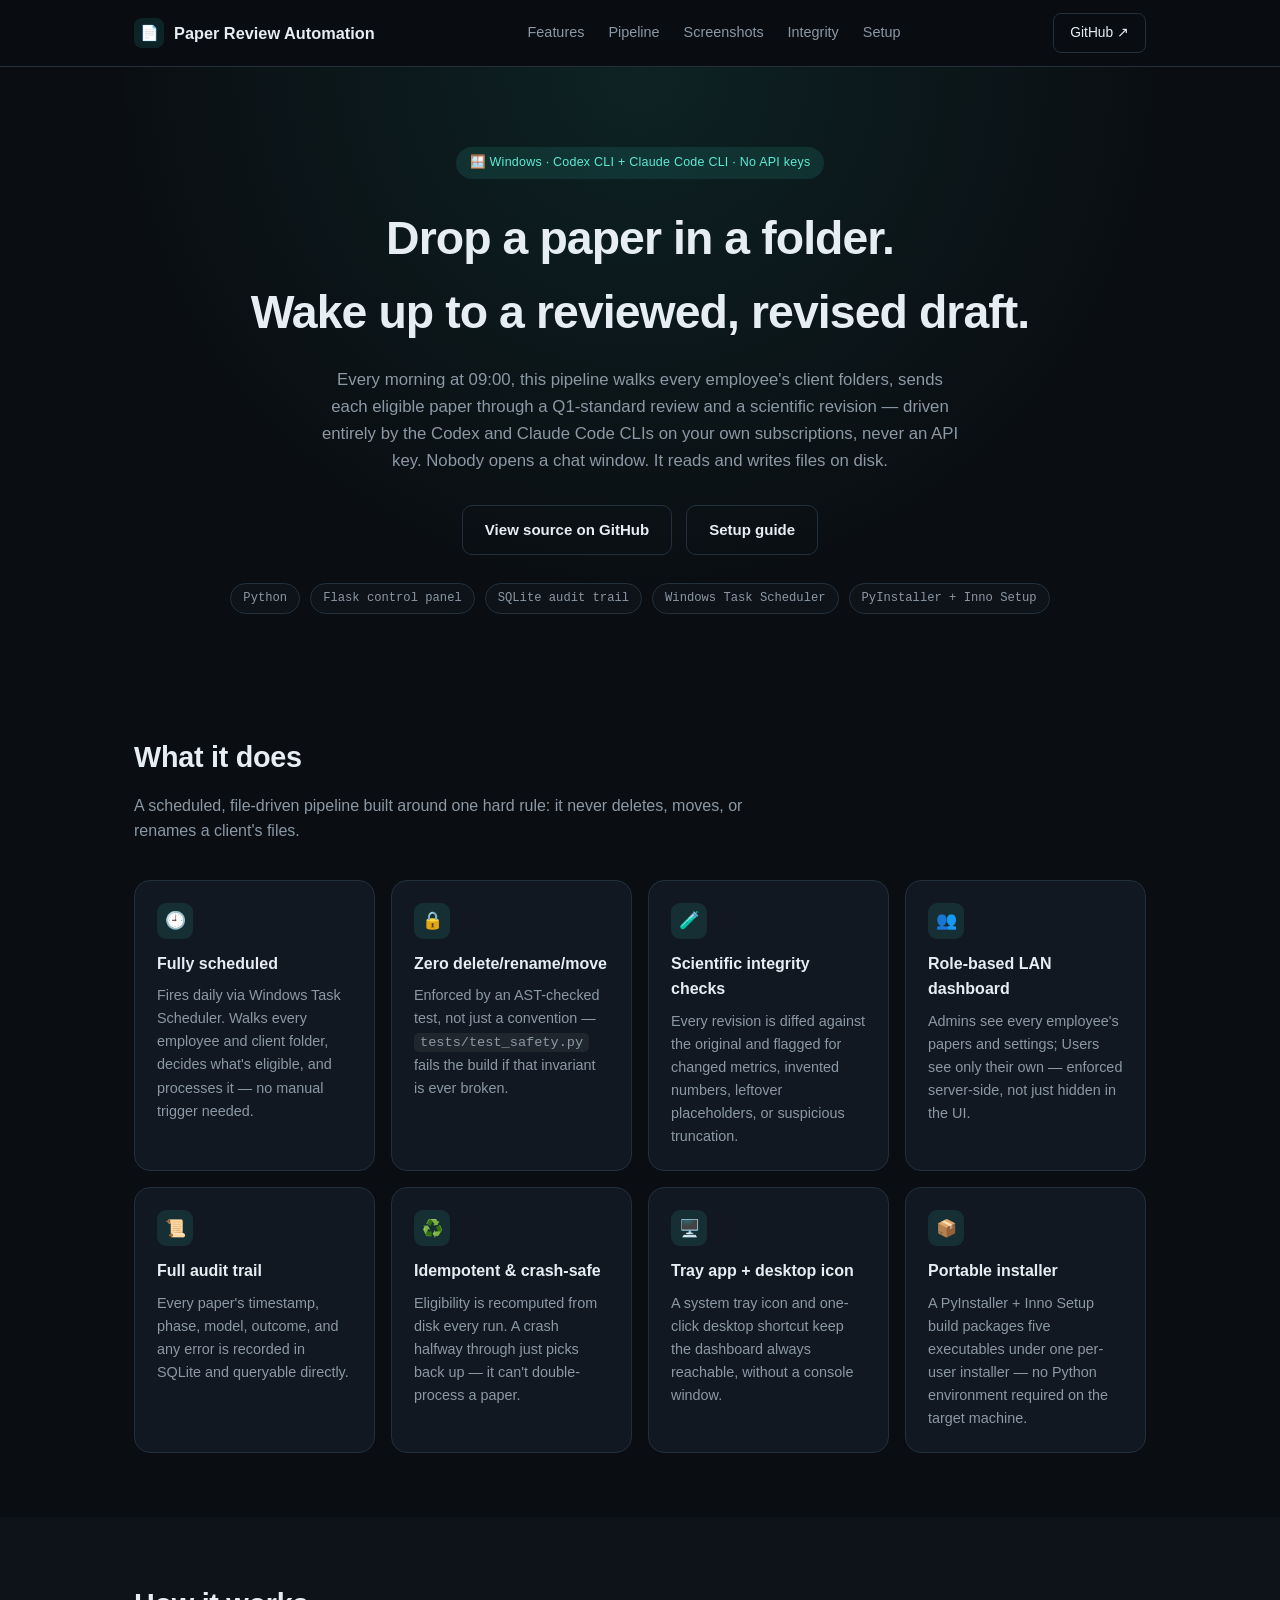
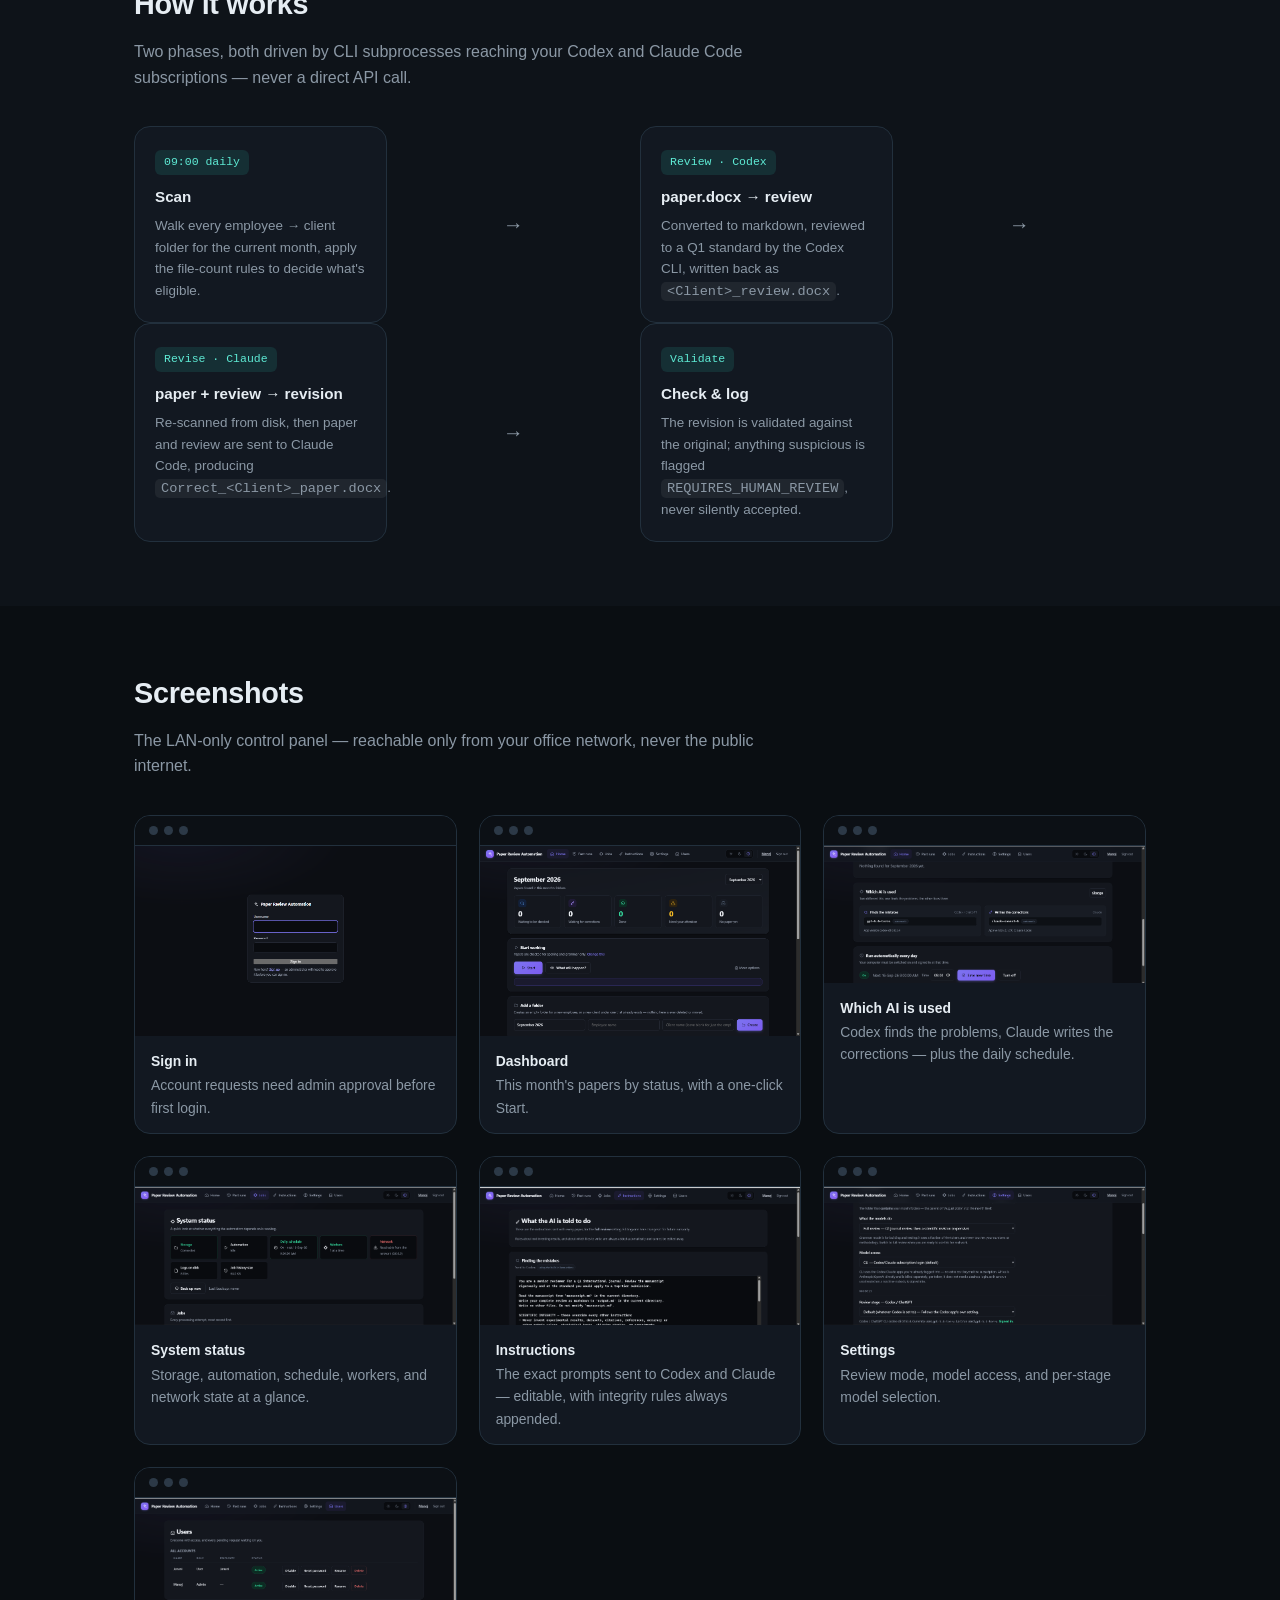
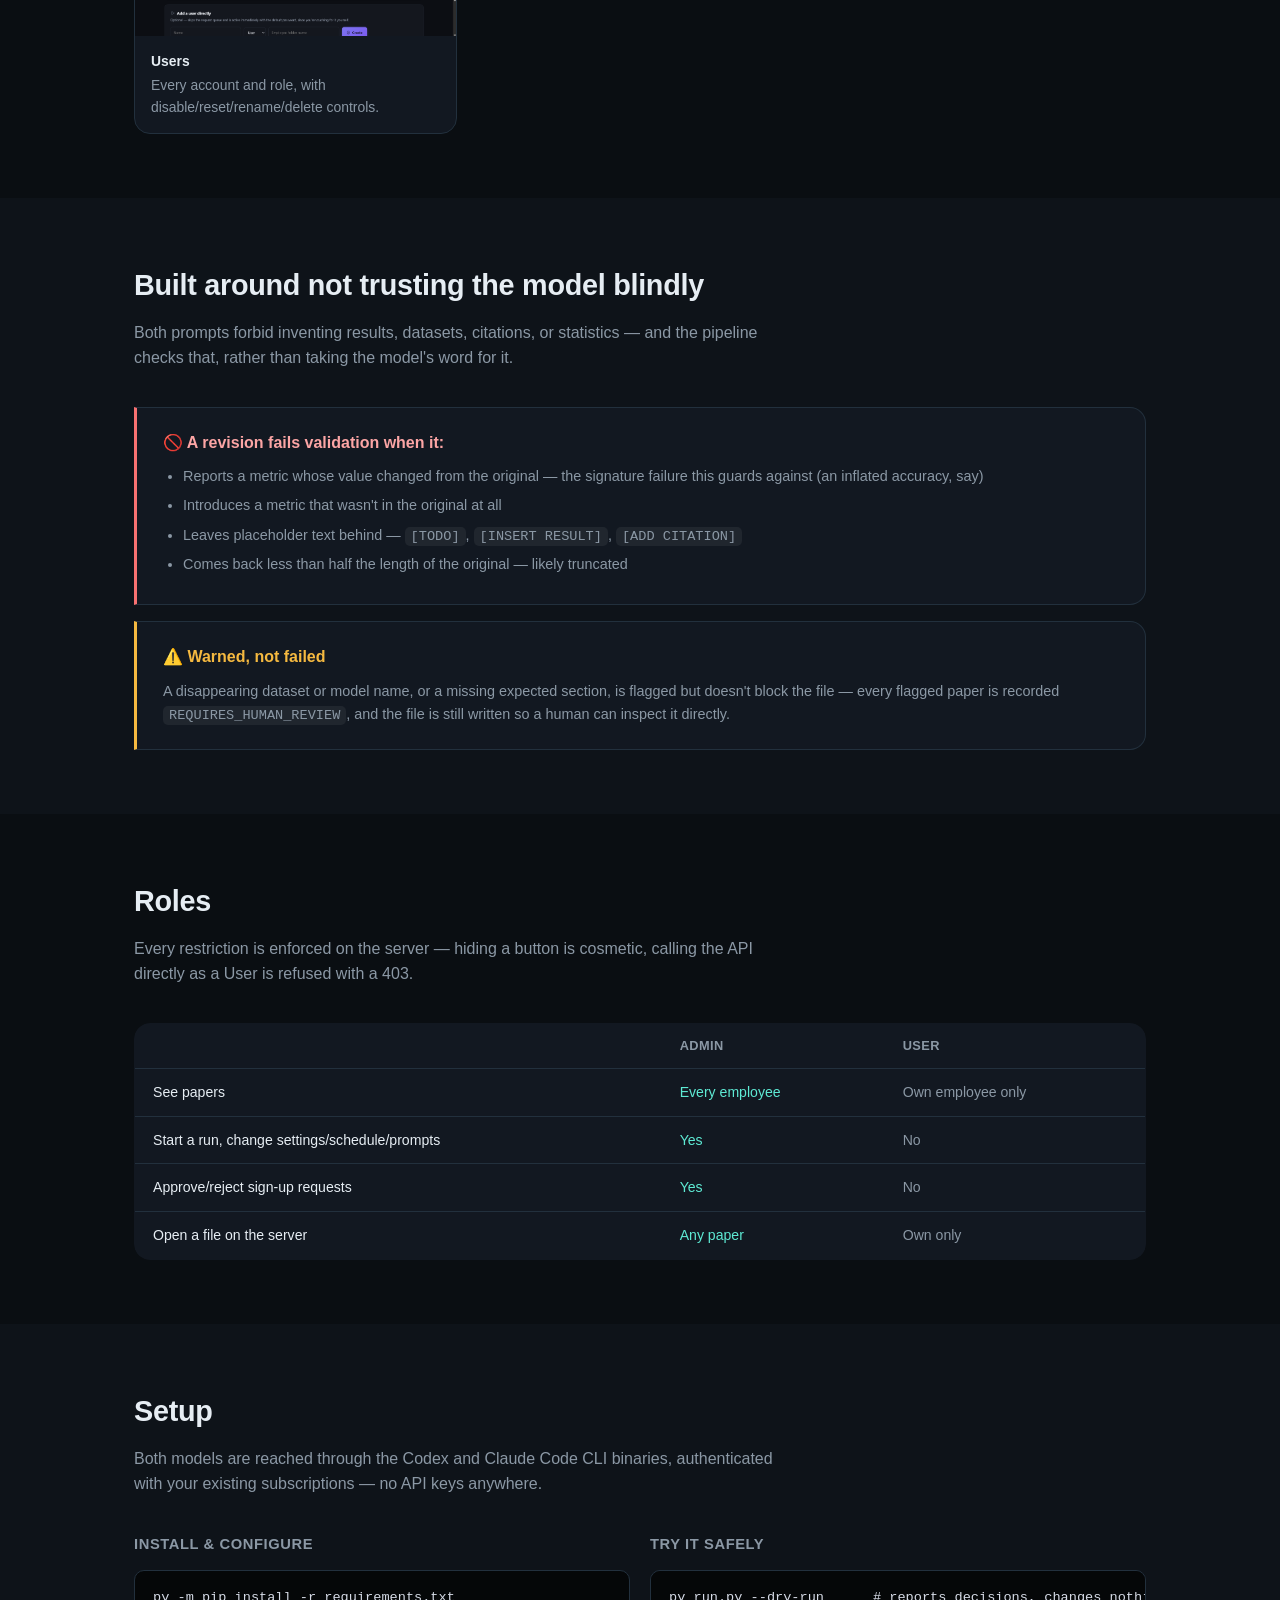
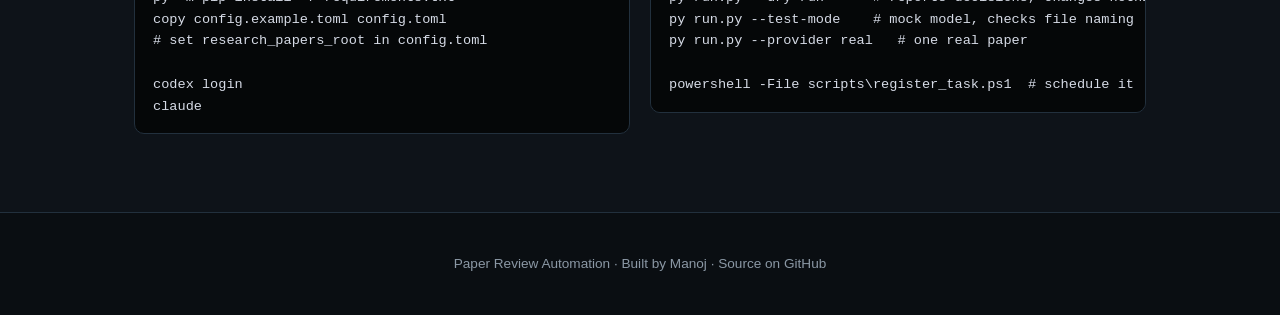
<file: docs/index.html>
<!DOCTYPE html>
<html lang="en">
<head>
<meta charset="UTF-8">
<meta name="viewport" content="width=device-width, initial-scale=1.0">
<title>Paper Review Automation</title>
<style>
  :root {
    --bg: #0a0e12;
    --bg-alt: #0e1319;
    --card: #121821;
    --border: #22303d;
    --text: #e6edf3;
    --text-dim: #8b98a5;
    --teal: #2dd4bf;
    --teal-soft: rgba(45, 212, 191, 0.12);
    --amber: #f5b940;
    --red: #f87171;
    --radius: 16px;
    --mono: "SFMono-Regular", Consolas, "Liberation Mono", Menlo, monospace;
    --sans: -apple-system, BlinkMacSystemFont, "Segoe UI", Roboto, Helvetica, Arial, sans-serif;
  }

  * { box-sizing: border-box; }

  html, body {
    margin: 0;
    padding: 0;
    background: var(--bg);
    color: var(--text);
    font-family: var(--sans);
    line-height: 1.6;
    scroll-behavior: smooth;
  }

  a { color: var(--teal); text-decoration: none; }
  a:hover { text-decoration: underline; }

  .wrap { max-width: 1060px; margin: 0 auto; padding: 0 24px; }

  /* Nav */
  nav {
    position: sticky;
    top: 0;
    z-index: 10;
    background: rgba(10, 14, 18, 0.85);
    backdrop-filter: blur(8px);
    border-bottom: 1px solid var(--border);
  }
  nav .wrap { display: flex; align-items: center; justify-content: space-between; height: 66px; }
  .brand { display: flex; align-items: center; gap: 10px; font-weight: 700; font-size: 1.02rem; }
  .brand-icon {
    width: 30px; height: 30px;
    display: grid; place-items: center;
    background: var(--teal-soft);
    border-radius: 8px;
    font-size: 15px;
  }
  .nav-links { display: flex; gap: 24px; font-size: 0.9rem; }
  .nav-links a { color: var(--text-dim); }
  .nav-links a:hover { color: var(--text); text-decoration: none; }
  .nav-cta {
    padding: 8px 16px;
    border: 1px solid var(--border);
    border-radius: 8px;
    color: var(--text) !important;
    font-size: 0.86rem;
  }
  .nav-cta:hover { border-color: var(--teal); text-decoration: none; }

  /* Hero */
  header.hero {
    padding: 80px 0 56px;
    text-align: center;
    background: radial-gradient(circle at 50% 0%, rgba(45,212,191,0.10), transparent 60%);
  }
  .eyebrow {
    display: inline-flex;
    align-items: center;
    gap: 8px;
    font-size: 0.78rem;
    color: #5eead4;
    background: var(--teal-soft);
    padding: 6px 14px;
    border-radius: 999px;
    margin-bottom: 22px;
    letter-spacing: 0.02em;
  }
  h1 { font-size: clamp(2rem, 4.2vw, 2.9rem); margin: 0 0 18px; letter-spacing: -0.02em; }
  .hero p.lede { max-width: 640px; margin: 0 auto 30px; color: var(--text-dim); font-size: 1.05rem; }
  .hero-actions { display: flex; gap: 14px; justify-content: center; flex-wrap: wrap; }
  .btn {
    display: inline-flex;
    align-items: center;
    gap: 8px;
    padding: 12px 22px;
    border-radius: 10px;
    font-weight: 600;
    font-size: 0.94rem;
    border: 1px solid var(--border);
    color: var(--text);
  }
  .btn:hover { text-decoration: none; border-color: var(--teal); }

  .stack-row { display: flex; gap: 10px; justify-content: center; flex-wrap: wrap; margin-top: 28px; }
  .pill {
    font-family: var(--mono);
    font-size: 0.76rem;
    color: var(--text-dim);
    background: var(--bg-alt);
    border: 1px solid var(--border);
    padding: 5px 12px;
    border-radius: 999px;
  }

  /* Sections */
  section { padding: 64px 0; }
  section.alt { background: var(--bg-alt); }
  h2 { font-size: clamp(1.45rem, 2.8vw, 1.8rem); margin: 0 0 12px; letter-spacing: -0.01em; }
  .section-intro { color: var(--text-dim); max-width: 640px; margin: 0 0 36px; }

  /* Feature grid */
  .grid { display: grid; grid-template-columns: repeat(auto-fit, minmax(230px, 1fr)); gap: 16px; }
  .card { background: var(--card); border: 1px solid var(--border); border-radius: var(--radius); padding: 22px; }
  .card .icon {
    width: 36px; height: 36px;
    display: grid; place-items: center;
    background: var(--teal-soft);
    border-radius: 9px;
    margin-bottom: 12px;
    font-size: 17px;
  }
  .card h3 { margin: 0 0 8px; font-size: 1rem; }
  .card p { margin: 0; color: var(--text-dim); font-size: 0.9rem; }

  /* Pipeline flow */
  .pipeline {
    display: grid;
    grid-template-columns: repeat(4, 1fr);
    gap: 0;
    align-items: stretch;
  }
  .pipeline .stage { min-width: 0; }
  @media (max-width: 820px) {
    .pipeline { grid-template-columns: 1fr; }
    .pipeline .arrow { transform: rotate(90deg); margin: 4px 0; }
  }
  .pipeline .stage {
    background: var(--card);
    border: 1px solid var(--border);
    border-radius: var(--radius);
    padding: 20px;
  }
  .pipeline .stage .tag {
    display: inline-block;
    font-family: var(--mono);
    font-size: 0.72rem;
    color: #5eead4;
    background: var(--teal-soft);
    padding: 3px 9px;
    border-radius: 6px;
    margin-bottom: 10px;
  }
  .pipeline .stage h4 { margin: 0 0 6px; font-size: 0.95rem; }
  .pipeline .stage p { margin: 0; color: var(--text-dim); font-size: 0.84rem; }
  .pipeline .arrow {
    display: flex; align-items: center; justify-content: center;
    color: var(--text-dim);
    font-size: 1.3rem;
    padding: 0 6px;
  }

  /* Screenshots */
  .shots { display: grid; grid-template-columns: repeat(auto-fit, minmax(320px, 1fr)); gap: 22px; }
  .shot { background: var(--card); border: 1px solid var(--border); border-radius: var(--radius); overflow: hidden; }
  .shot .browser-bar {
    display: flex; align-items: center; gap: 6px;
    padding: 10px 14px;
    background: #0c1015;
    border-bottom: 1px solid var(--border);
  }
  .shot .browser-bar span { width: 9px; height: 9px; border-radius: 50%; background: #2c3947; }
  .shot img { display: block; width: 100%; height: auto; }
  .shot .caption { padding: 14px 16px; font-size: 0.87rem; color: var(--text-dim); }
  .shot .caption strong { color: var(--text); display: block; margin-bottom: 2px; }

  /* Integrity callout */
  .callout {
    border: 1px solid var(--border);
    border-left: 3px solid var(--amber);
    background: var(--card);
    border-radius: 0 var(--radius) var(--radius) 0;
    padding: 22px 26px;
  }
  .callout.danger { border-left-color: var(--red); }
  .callout h3 { margin: 0 0 10px; font-size: 1rem; color: var(--amber); display: flex; align-items: center; gap: 8px; }
  .callout.danger h3 { color: #fca5a5; }
  .callout ul { margin: 0; padding-left: 20px; color: var(--text-dim); font-size: 0.9rem; }
  .callout li { margin-bottom: 6px; }
  .callout p { margin: 0; color: var(--text-dim); font-size: 0.9rem; }

  /* Roles table */
  .table-scroll { overflow-x: auto; border-radius: var(--radius); }
  table { width: 100%; min-width: 480px; border-collapse: collapse; background: var(--card); border: 1px solid var(--border); border-radius: var(--radius); overflow: hidden; }
  th, td { text-align: left; padding: 12px 18px; font-size: 0.88rem; border-bottom: 1px solid var(--border); }
  th { color: var(--text-dim); font-weight: 600; font-size: 0.8rem; text-transform: uppercase; letter-spacing: 0.03em; }
  tr:last-child td { border-bottom: none; }
  td.yes { color: #5eead4; }
  td.no { color: var(--text-dim); }

  code, pre { font-family: var(--mono); font-size: 0.85rem; }
  code { background: rgba(255,255,255,0.06); padding: 2px 6px; border-radius: 5px; }
  pre {
    background: #050708;
    border: 1px solid var(--border);
    border-radius: 10px;
    padding: 16px 18px;
    overflow-x: auto;
    color: #d6dbe6;
  }
  pre code { background: none; padding: 0; }

  .run-grid { display: grid; grid-template-columns: 1fr 1fr; gap: 20px; }
  .run-grid > * { min-width: 0; }
  @media (max-width: 720px) {
    .run-grid { grid-template-columns: 1fr; }
    .nav-links { display: none; }
  }
  .run-card h3 {
    margin: 0 0 12px;
    font-size: 0.92rem;
    color: var(--text-dim);
    text-transform: uppercase;
    letter-spacing: 0.04em;
    font-weight: 600;
  }

  footer {
    padding: 40px 0;
    text-align: center;
    color: var(--text-dim);
    font-size: 0.85rem;
    border-top: 1px solid var(--border);
  }
  footer a { color: var(--text-dim); }
  footer a:hover { color: var(--teal); }
</style>
</head>
<body>

<nav>
  <div class="wrap">
    <div class="brand">
      <span class="brand-icon">📄</span>
      Paper Review Automation
    </div>
    <div class="nav-links">
      <a href="#features">Features</a>
      <a href="#pipeline">Pipeline</a>
      <a href="#screenshots">Screenshots</a>
      <a href="#integrity">Integrity</a>
      <a href="#run-it">Setup</a>
    </div>
    <a class="nav-cta" href="https://github.com/Manojid/Research-paper-review-revise-automation" target="_blank" rel="noopener">GitHub ↗</a>
  </div>
</nav>

<header class="hero">
  <div class="wrap">
    <span class="eyebrow">🪟 Windows · Codex CLI + Claude Code CLI · No API keys</span>
    <h1>Drop a paper in a folder.<br>Wake up to a reviewed, revised draft.</h1>
    <p class="lede">
      Every morning at 09:00, this pipeline walks every employee's client folders,
      sends each eligible paper through a Q1-standard review and a scientific revision —
      driven entirely by the Codex and Claude Code CLIs on your own subscriptions,
      never an API key. Nobody opens a chat window. It reads and writes files on disk.
    </p>
    <div class="hero-actions">
      <a class="btn" href="https://github.com/Manojid/Research-paper-review-revise-automation" target="_blank" rel="noopener">View source on GitHub</a>
      <a class="btn" href="#run-it">Setup guide</a>
    </div>
    <div class="stack-row">
      <span class="pill">Python</span>
      <span class="pill">Flask control panel</span>
      <span class="pill">SQLite audit trail</span>
      <span class="pill">Windows Task Scheduler</span>
      <span class="pill">PyInstaller + Inno Setup</span>
    </div>
  </div>
</header>

<section id="features">
  <div class="wrap">
    <h2>What it does</h2>
    <p class="section-intro">A scheduled, file-driven pipeline built around one hard rule: it never deletes, moves, or renames a client's files.</p>
    <div class="grid">
      <div class="card">
        <div class="icon">🕘</div>
        <h3>Fully scheduled</h3>
        <p>Fires daily via Windows Task Scheduler. Walks every employee and client folder, decides what's eligible, and processes it — no manual trigger needed.</p>
      </div>
      <div class="card">
        <div class="icon">🔒</div>
        <h3>Zero delete/rename/move</h3>
        <p>Enforced by an AST-checked test, not just a convention — <code>tests/test_safety.py</code> fails the build if that invariant is ever broken.</p>
      </div>
      <div class="card">
        <div class="icon">🧪</div>
        <h3>Scientific integrity checks</h3>
        <p>Every revision is diffed against the original and flagged for changed metrics, invented numbers, leftover placeholders, or suspicious truncation.</p>
      </div>
      <div class="card">
        <div class="icon">👥</div>
        <h3>Role-based LAN dashboard</h3>
        <p>Admins see every employee's papers and settings; Users see only their own — enforced server-side, not just hidden in the UI.</p>
      </div>
      <div class="card">
        <div class="icon">📜</div>
        <h3>Full audit trail</h3>
        <p>Every paper's timestamp, phase, model, outcome, and any error is recorded in SQLite and queryable directly.</p>
      </div>
      <div class="card">
        <div class="icon">♻️</div>
        <h3>Idempotent &amp; crash-safe</h3>
        <p>Eligibility is recomputed from disk every run. A crash halfway through just picks back up — it can't double-process a paper.</p>
      </div>
      <div class="card">
        <div class="icon">🖥️</div>
        <h3>Tray app + desktop icon</h3>
        <p>A system tray icon and one-click desktop shortcut keep the dashboard always reachable, without a console window.</p>
      </div>
      <div class="card">
        <div class="icon">📦</div>
        <h3>Portable installer</h3>
        <p>A PyInstaller + Inno Setup build packages five executables under one per-user installer — no Python environment required on the target machine.</p>
      </div>
    </div>
  </div>
</section>

<section class="alt" id="pipeline">
  <div class="wrap">
    <h2>How it works</h2>
    <p class="section-intro">Two phases, both driven by CLI subprocesses reaching your Codex and Claude Code subscriptions — never a direct API call.</p>
    <div class="pipeline">
      <div class="stage">
        <span class="tag">09:00 daily</span>
        <h4>Scan</h4>
        <p>Walk every employee → client folder for the current month, apply the file-count rules to decide what's eligible.</p>
      </div>
      <div class="arrow">→</div>
      <div class="stage">
        <span class="tag">Review · Codex</span>
        <h4>paper.docx → review</h4>
        <p>Converted to markdown, reviewed to a Q1 standard by the Codex CLI, written back as <code>&lt;Client&gt;_review.docx</code>.</p>
      </div>
      <div class="arrow">→</div>
      <div class="stage">
        <span class="tag">Revise · Claude</span>
        <h4>paper + review → revision</h4>
        <p>Re-scanned from disk, then paper and review are sent to Claude Code, producing <code>Correct_&lt;Client&gt;_paper.docx</code>.</p>
      </div>
      <div class="arrow">→</div>
      <div class="stage">
        <span class="tag">Validate</span>
        <h4>Check &amp; log</h4>
        <p>The revision is validated against the original; anything suspicious is flagged <code>REQUIRES_HUMAN_REVIEW</code>, never silently accepted.</p>
      </div>
    </div>
  </div>
</section>

<section id="screenshots">
  <div class="wrap">
    <h2>Screenshots</h2>
    <p class="section-intro">The LAN-only control panel — reachable only from your office network, never the public internet.</p>
    <div class="shots">
      <div class="shot">
        <div class="browser-bar"><span></span><span></span><span></span></div>
        <img src="assets/login.png" alt="Sign-in screen" loading="lazy">
        <div class="caption"><strong>Sign in</strong>Account requests need admin approval before first login.</div>
      </div>
      <div class="shot">
        <div class="browser-bar"><span></span><span></span><span></span></div>
        <img src="assets/dashboard.png" alt="Dashboard overview" loading="lazy">
        <div class="caption"><strong>Dashboard</strong>This month's papers by status, with a one-click Start.</div>
      </div>
      <div class="shot">
        <div class="browser-bar"><span></span><span></span><span></span></div>
        <img src="assets/home-detail.png" alt="Which AI is used and schedule" loading="lazy">
        <div class="caption"><strong>Which AI is used</strong>Codex finds the problems, Claude writes the corrections — plus the daily schedule.</div>
      </div>
      <div class="shot">
        <div class="browser-bar"><span></span><span></span><span></span></div>
        <img src="assets/jobs.png" alt="System status and jobs" loading="lazy">
        <div class="caption"><strong>System status</strong>Storage, automation, schedule, workers, and network state at a glance.</div>
      </div>
      <div class="shot">
        <div class="browser-bar"><span></span><span></span><span></span></div>
        <img src="assets/instructions.png" alt="Instructions editor" loading="lazy">
        <div class="caption"><strong>Instructions</strong>The exact prompts sent to Codex and Claude — editable, with integrity rules always appended.</div>
      </div>
      <div class="shot">
        <div class="browser-bar"><span></span><span></span><span></span></div>
        <img src="assets/settings.png" alt="Settings screen" loading="lazy">
        <div class="caption"><strong>Settings</strong>Review mode, model access, and per-stage model selection.</div>
      </div>
      <div class="shot">
        <div class="browser-bar"><span></span><span></span><span></span></div>
        <img src="assets/users.png" alt="Users administration screen" loading="lazy">
        <div class="caption"><strong>Users</strong>Every account and role, with disable/reset/rename/delete controls.</div>
      </div>
    </div>
  </div>
</section>

<section class="alt" id="integrity">
  <div class="wrap">
    <h2>Built around not trusting the model blindly</h2>
    <p class="section-intro">Both prompts forbid inventing results, datasets, citations, or statistics — and the pipeline checks that, rather than taking the model's word for it.</p>

    <div class="callout danger">
      <h3>🚫 A revision fails validation when it:</h3>
      <ul>
        <li>Reports a metric whose value changed from the original — the signature failure this guards against (an inflated accuracy, say)</li>
        <li>Introduces a metric that wasn't in the original at all</li>
        <li>Leaves placeholder text behind — <code>[TODO]</code>, <code>[INSERT RESULT]</code>, <code>[ADD CITATION]</code></li>
        <li>Comes back less than half the length of the original — likely truncated</li>
      </ul>
    </div>

    <div style="height: 16px;"></div>

    <div class="callout">
      <h3>⚠️ Warned, not failed</h3>
      <p>A disappearing dataset or model name, or a missing expected section, is flagged but doesn't block the file — every flagged paper is recorded <code>REQUIRES_HUMAN_REVIEW</code>, and the file is still written so a human can inspect it directly.</p>
    </div>
  </div>
</section>

<section>
  <div class="wrap">
    <h2>Roles</h2>
    <p class="section-intro">Every restriction is enforced on the server — hiding a button is cosmetic, calling the API directly as a User is refused with a 403.</p>
    <div class="table-scroll">
      <table>
        <tr><th></th><th>Admin</th><th>User</th></tr>
        <tr><td>See papers</td><td class="yes">Every employee</td><td class="no">Own employee only</td></tr>
        <tr><td>Start a run, change settings/schedule/prompts</td><td class="yes">Yes</td><td class="no">No</td></tr>
        <tr><td>Approve/reject sign-up requests</td><td class="yes">Yes</td><td class="no">No</td></tr>
        <tr><td>Open a file on the server</td><td class="yes">Any paper</td><td class="no">Own only</td></tr>
      </table>
    </div>
  </div>
</section>

<section class="alt" id="run-it">
  <div class="wrap">
    <h2>Setup</h2>
    <p class="section-intro">Both models are reached through the Codex and Claude Code CLI binaries, authenticated with your existing subscriptions — no API keys anywhere.</p>
    <div class="run-grid">
      <div class="run-card">
        <h3>Install &amp; configure</h3>
        <pre><code>py -m pip install -r requirements.txt
copy config.example.toml config.toml
# set research_papers_root in config.toml

codex login
claude</code></pre>
      </div>
      <div class="run-card">
        <h3>Try it safely</h3>
        <pre><code>py run.py --dry-run      # reports decisions, changes nothing
py run.py --test-mode    # mock model, checks file naming
py run.py --provider real   # one real paper

powershell -File scripts\register_task.ps1  # schedule it</code></pre>
      </div>
    </div>
  </div>
</section>

<footer>
  <div class="wrap">
    Paper Review Automation &middot; Built by Manoj &middot; <a href="https://github.com/Manojid/Research-paper-review-revise-automation" target="_blank" rel="noopener">Source on GitHub</a>
  </div>
</footer>

</body>
</html>
</file>
